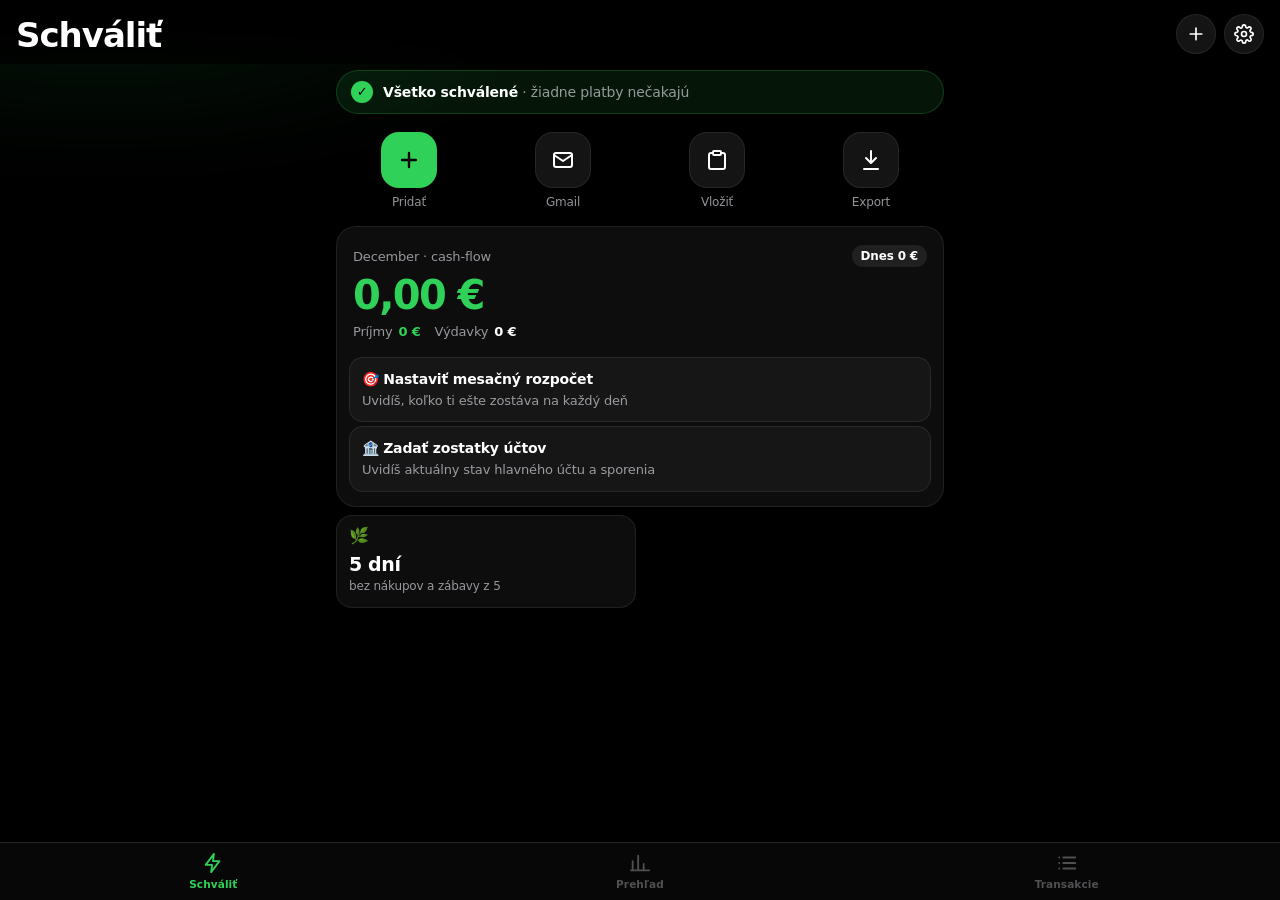
<file: index.html>
<!doctype html>
<html lang="sk">
<head>
  <meta charset="utf-8">
  <meta name="viewport" content="width=device-width, initial-scale=1, viewport-fit=cover">
  <meta name="theme-color" content="#000000">
  <meta name="color-scheme" content="dark">
  <meta name="apple-mobile-web-app-capable" content="yes">
  <meta name="mobile-web-app-capable" content="yes">
  <meta name="apple-mobile-web-app-status-bar-style" content="black-translucent">
  <meta name="apple-mobile-web-app-title" content="Financie">
  <meta name="format-detection" content="telephone=no">
  <title>Financie</title>
  <link rel="manifest" href="manifest.json">
  <link rel="icon" href="icons/icon.svg" type="image/svg+xml">
  <link rel="apple-touch-icon" href="icons/apple-touch-icon.png">
  <link rel="stylesheet" href="css/app.css">
</head>
<body class="is-launching">
  <!-- Úvodná animácia: len pri otvorení appky (riadi ju skript nižšie, štýly v css/app.css → Splash) -->
  <div id="splash" class="splash" aria-hidden="true">
    <div class="splash__stage">
      <div class="splash__mark">
        <svg viewBox="80 38 352 392" width="56" height="62">
          <defs>
            <linearGradient id="splash-g" x1="0" y1="0" x2="1" y2="1">
              <stop offset="0" stop-color="#3ae374"/><stop offset="1" stop-color="#1a9e48"/>
            </linearGradient>
          </defs>
          <rect class="splash__bar splash__bar--1" x="96" y="300" width="64" height="116" rx="16" fill="#3a3a3c"/>
          <rect class="splash__bar splash__bar--2" x="192" y="232" width="64" height="184" rx="16" fill="#636366"/>
          <rect class="splash__bar splash__bar--3" x="288" y="168" width="64" height="248" rx="16" fill="url(#splash-g)"/>
          <g class="splash__arrow" fill="none" stroke="#30d158" stroke-width="28" stroke-linecap="round" stroke-linejoin="round">
            <path d="M300 118 352 66l52 52"/><path d="M352 70v120"/>
          </g>
        </svg>
      </div>
      <div class="splash__name">Financie</div>
      <div class="splash__glow"></div>
    </div>
  </div>
  <script>
    (function () {
      var el = document.getElementById('splash'), body = document.body, gone = false;
      function done() {
        if (gone) return;
        gone = true;
        body.classList.remove('is-launching', 'is-revealing');
        if (el && el.parentNode) el.parentNode.removeChild(el);
      }
      var seen = false;
      try { seen = sessionStorage.getItem('financie.splash') === '1'; sessionStorage.setItem('financie.splash', '1'); } catch (e) {}
      // Znovunačítanie v tej istej relácii alebo odkaz zo Skratiek → rovno dashboard
      if (seen || /[?&](add|import)=/.test(location.search)) { done(); return; }

      var reduce = window.matchMedia && matchMedia('(prefers-reduced-motion: reduce)').matches;
      // Odchod začne hneď, ako dobehne posledný pohyb (bez mŕtvej pauzy)
      var minHold = reduce ? 400 : 780, start = Date.now(), left = false;
      function leave() {
        if (left) return;
        left = true;
        el.classList.add('is-leaving');
        body.classList.add('is-revealing');
        body.classList.remove('is-launching');
        setTimeout(done, reduce ? 300 : 520);
      }
      // Dashboard je vykreslený po DOMContentLoaded (moduly už dobehli). Nečakáme na 'load',
      // ten by čakal aj na požiadavky do Gmailu a úvodná obrazovka by zbytočne stála.
      function whenReady() { setTimeout(leave, Math.max(0, minHold - (Date.now() - start))); }
      if (document.readyState !== 'loading') whenReady();
      else document.addEventListener('DOMContentLoaded', whenReady);
      setTimeout(done, 5000); // poistka
    })();
  </script>
  <noscript><style>.splash { display: none; } body.is-launching .topbar, body.is-launching .views, body.is-launching .tabbar { opacity: 1; transform: none; }</style></noscript>

  <div class="ambient" aria-hidden="true"></div>

  <header class="topbar">
    <h1 id="title" class="topbar__title">Schváliť</h1>
    <div class="topbar__actions">
      <button class="icon-btn" id="btn-add" aria-label="Pridať platbu">
        <svg viewBox="0 0 24 24"><path d="M12 5v14M5 12h14"/></svg>
      </button>
      <button class="icon-btn" id="btn-settings" aria-label="Nastavenia">
        <svg viewBox="0 0 24 24"><circle cx="12" cy="12" r="3"/><path d="M19.4 15a1.7 1.7 0 0 0 .3 1.8l.1.1a2 2 0 1 1-2.8 2.8l-.1-.1a1.7 1.7 0 0 0-1.8-.3 1.7 1.7 0 0 0-1 1.5V21a2 2 0 1 1-4 0v-.1a1.7 1.7 0 0 0-1.1-1.5 1.7 1.7 0 0 0-1.8.3l-.1.1a2 2 0 1 1-2.8-2.8l.1-.1a1.7 1.7 0 0 0 .3-1.8 1.7 1.7 0 0 0-1.5-1H3a2 2 0 1 1 0-4h.1a1.7 1.7 0 0 0 1.5-1.1 1.7 1.7 0 0 0-.3-1.8l-.1-.1a2 2 0 1 1 2.8-2.8l.1.1a1.7 1.7 0 0 0 1.8.3H9a1.7 1.7 0 0 0 1-1.5V3a2 2 0 1 1 4 0v.1a1.7 1.7 0 0 0 1 1.5 1.7 1.7 0 0 0 1.8-.3l.1-.1a2 2 0 1 1 2.8 2.8l-.1.1a1.7 1.7 0 0 0-.3 1.8V9a1.7 1.7 0 0 0 1.5 1H21a2 2 0 1 1 0 4h-.1a1.7 1.7 0 0 0-1.5 1z"/></svg>
      </button>
    </div>
  </header>

  <main class="views">
    <section id="view-inbox" class="view" aria-label="Schváliť a vyriešiť"></section>
    <section id="view-overview" class="view" aria-label="Prehľad a analýza" hidden></section>
    <section id="view-tx" class="view" aria-label="Transakcie" hidden>
      <div class="search">
        <svg viewBox="0 0 24 24" aria-hidden="true"><circle cx="11" cy="11" r="7"/><path d="m20 20-3.5-3.5"/></svg>
        <input id="tx-search" type="search" placeholder="lidl, šport, >50, september…" autocomplete="off" enterkeyhint="search">
      </div>
      <div class="chips chips--scroll" id="tx-filters" role="tablist"></div>
      <div id="tx-list"></div>
    </section>
  </main>

  <nav class="tabbar" role="tablist">
    <button class="tab is-active" data-tab="inbox" role="tab" aria-selected="true">
      <span class="tab__icon">
        <svg viewBox="0 0 24 24"><path d="M13 2 4 14h7l-1 8 9-12h-7z"/></svg>
        <span class="badge" id="inbox-badge" hidden></span>
      </span>
      <span class="tab__label">Schváliť</span>
    </button>
    <button class="tab" data-tab="overview" role="tab" aria-selected="false">
      <span class="tab__icon"><svg viewBox="0 0 24 24"><path d="M4 20V10M10 20V4M16 20v-7M22 20H2"/></svg></span>
      <span class="tab__label">Prehľad</span>
    </button>
    <button class="tab" data-tab="tx" role="tab" aria-selected="false">
      <span class="tab__icon"><svg viewBox="0 0 24 24"><path d="M8 6h13M8 12h13M8 18h13M3.5 6h.01M3.5 12h.01M3.5 18h.01"/></svg></span>
      <span class="tab__label">Transakcie</span>
    </button>
  </nav>

  <div id="sheet-root"></div>
  <div id="toast" class="toast" role="status" aria-live="polite"></div>
  <input type="file" id="file-input" accept=".eml,.pdf,.txt,.json,message/rfc822,application/pdf,text/plain,application/json" multiple hidden>
  <input type="file" id="backup-input" accept=".json,application/json" hidden>

  <noscript><p style="padding:24px">Aplikácia potrebuje JavaScript.</p></noscript>
  <script type="module" src="js/ui.js"></script>
</body>
</html>
</file>
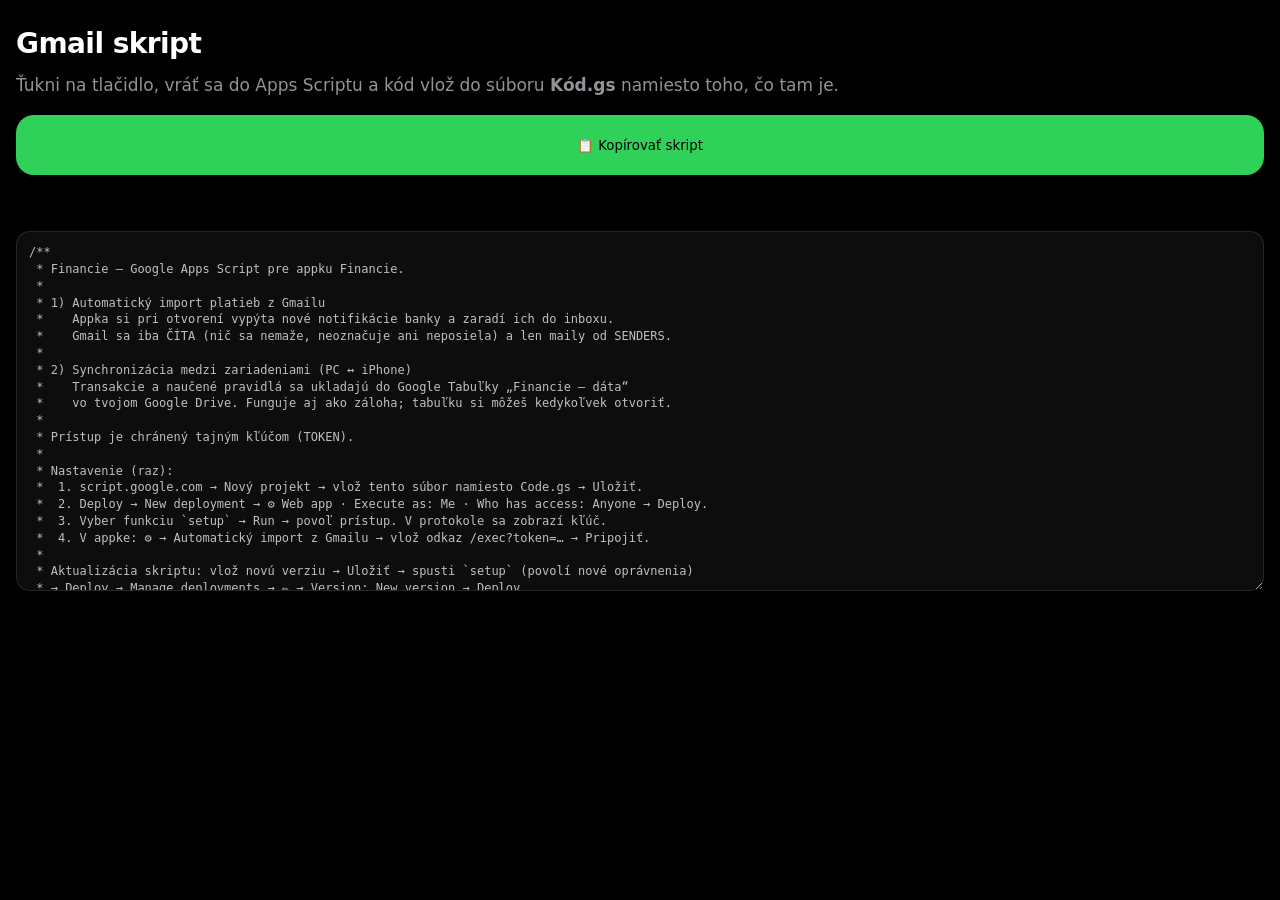
<file: apps-script/index.html>
<!doctype html>
<html lang="sk">
<head>
<meta charset="utf-8">
<meta name="viewport" content="width=device-width, initial-scale=1, viewport-fit=cover">
<meta name="color-scheme" content="dark">
<title>Financie · Gmail skript</title>
<style>
  :root { color-scheme: dark; }
  body { margin: 0; background: #000; color: #fff; font: 17px/1.45 -apple-system, system-ui, sans-serif;
         padding: max(24px, env(safe-area-inset-top)) max(16px, env(safe-area-inset-right)) 32px max(16px, env(safe-area-inset-left)); }
  h1 { font-size: 28px; margin: 0 0 8px; letter-spacing: -0.02em; }
  p { color: rgba(235,235,245,.62); margin: 0 0 18px; }
  button { width: 100%; min-height: 60px; border: 0; border-radius: 18px; font: 600 18px/1 inherit; font-family: inherit;
           background: #30d158; color: #000; }
  button:active { transform: scale(.98); }
  button:disabled { opacity: .4; }
  #status { text-align: center; margin-top: 14px; min-height: 24px; color: #30d158; font-weight: 600; }
  textarea { width: 100%; box-sizing: border-box; height: 40vh; margin-top: 18px; border-radius: 14px; border: 1px solid rgba(255,255,255,.1);
             background: rgba(255,255,255,.05); color: rgba(235,235,245,.8); font: 12px/1.4 ui-monospace, Menlo, monospace; padding: 12px; }
</style>
</head>
<body>
  <h1>Gmail skript</h1>
  <p>Ťukni na tlačidlo, vráť sa do Apps Scriptu a kód vlož do súboru <b>Kód.gs</b> namiesto toho, čo tam je.</p>
  <button id="copy" disabled>Načítavam…</button>
  <div id="status"></div>
  <textarea id="code" readonly></textarea>
<script>
  const btn = document.getElementById('copy'), area = document.getElementById('code'), status = document.getElementById('status');
  fetch('Code.gs', { cache: 'no-store' }).then(r => r.text()).then(t => {
    area.value = t; btn.disabled = false; btn.textContent = '📋 Kopírovať skript';
  }).catch(() => { btn.textContent = 'Nepodarilo sa načítať'; });
  btn.addEventListener('click', async () => {
    try { await navigator.clipboard.writeText(area.value); }
    catch { area.focus(); area.select(); document.execCommand('copy'); }
    status.textContent = '✓ Skopírované — teraz ho vlož v Apps Scripte';
  });
</script>
</body>
</html>
</file>
<file: css/app.css>
/* =========================================================================
   Financie — iOS OLED Dark. Vanilla CSS, žiadne závislosti.
   ========================================================================= */

:root {
  color-scheme: dark;
  --bg: #000;
  --glass: rgba(255, 255, 255, 0.05);
  --glass-strong: rgba(255, 255, 255, 0.08);
  --glass-press: rgba(255, 255, 255, 0.12);
  --hairline: rgba(255, 255, 255, 0.08);
  --text: #fff;
  --text-2: rgba(235, 235, 245, 0.62);
  --text-3: rgba(235, 235, 245, 0.32);
  --green: #30d158;
  --red: #ff453a;
  --orange: #ff9f0a;
  --blue: #0a84ff;
  --r-sm: 12px;
  --r: 16px;
  --r-lg: 20px;
  --r-xl: 28px;
  --blur: saturate(180%) blur(24px);
  --ease: cubic-bezier(0.32, 0.72, 0, 1);       /* iOS sheet křivka */
  --spring: cubic-bezier(0.34, 1.36, 0.64, 1);
  --safe-t: env(safe-area-inset-top, 0px);
  --safe-b: env(safe-area-inset-bottom, 0px);
  --tabbar-h: calc(58px + var(--safe-b));
  --font: -apple-system, BlinkMacSystemFont, "SF Pro Text", "SF Pro Display", system-ui, "Segoe UI", Roboto, sans-serif;
}

/* ---------- Reset ---------- */
*, *::before, *::after { box-sizing: border-box; margin: 0; padding: 0; }
html { -webkit-text-size-adjust: 100%; text-size-adjust: 100%; height: 100%; }
body {
  min-height: 100%;
  background: var(--bg);
  color: var(--text);
  font: 400 17px/1.35 var(--font);
  letter-spacing: -0.01em;
  -webkit-font-smoothing: antialiased;
  -webkit-tap-highlight-color: transparent;
  overscroll-behavior-y: none;
  overflow-x: hidden;
}
button, input, select, textarea { font: inherit; color: inherit; letter-spacing: inherit; }
button { background: none; border: 0; cursor: pointer; touch-action: manipulation; -webkit-user-select: none; user-select: none; }
input, textarea, select { -webkit-appearance: none; appearance: none; border: 0; outline: 0; background: none; }
svg { display: block; }
[hidden] { display: none !important; }
:focus-visible { outline: 2px solid var(--blue); outline-offset: 2px; }

.ambient {
  position: fixed; inset: -20% -20% auto; height: 60vh; z-index: -1; pointer-events: none;
  background:
    radial-gradient(40% 50% at 20% 30%, rgba(48, 209, 88, 0.10), transparent 70%),
    radial-gradient(40% 50% at 85% 10%, rgba(10, 132, 255, 0.10), transparent 70%);
  filter: blur(20px);
}

/* ---------- Top bar ---------- */
.topbar {
  position: sticky; top: 0; z-index: 20;
  display: flex; align-items: flex-end; justify-content: space-between; gap: 12px;
  padding: calc(var(--safe-t) + 14px) 16px 10px;
  background: linear-gradient(#000 40%, rgba(0, 0, 0, 0.72));
  -webkit-backdrop-filter: var(--blur); backdrop-filter: var(--blur);
}
.topbar__title { font-size: 34px; font-weight: 700; letter-spacing: -0.03em; line-height: 1.1; }
.topbar__actions { display: flex; gap: 8px; }
.icon-btn {
  width: 40px; height: 40px; border-radius: 50%;
  display: grid; place-items: center;
  background: var(--glass-strong); border: 1px solid var(--hairline);
  transition: transform .15s, background .15s;
}
.icon-btn:active { transform: scale(.9); background: var(--glass-press); }
.icon-btn svg, .tab svg, .search svg { width: 22px; height: 22px; fill: none; stroke: currentColor; stroke-width: 2; stroke-linecap: round; stroke-linejoin: round; }
.icon-btn svg { width: 20px; height: 20px; }

/* ---------- Views ---------- */
.views { padding: 4px 16px calc(var(--tabbar-h) + 24px); max-width: 640px; margin: 0 auto; }
.view { animation: viewIn .28s var(--ease); }
@keyframes viewIn { from { opacity: 0; transform: translateY(6px); } }

.section-title { font-size: 13px; font-weight: 600; text-transform: uppercase; letter-spacing: .04em; color: var(--text-2); margin: 26px 4px 10px; }
.muted { color: var(--text-2); }
.small { font-size: 13px; }
.num { font-variant-numeric: tabular-nums; }
.pos { color: var(--green); }
.neg { color: var(--text); }

/* ---------- Glass ---------- */
.glass {
  background: var(--glass);
  border: 1px solid var(--hairline);
  border-radius: var(--r-lg);
  -webkit-backdrop-filter: var(--blur); backdrop-filter: var(--blur);
}

/* ---------- Buttons ---------- */
.btn {
  display: flex; align-items: center; justify-content: center; gap: 8px;
  min-height: 52px; padding: 0 18px; border-radius: var(--r);
  font-weight: 600; font-size: 17px;
  background: var(--glass-strong); border: 1px solid var(--hairline);
  transition: transform .15s var(--ease), background .15s, opacity .15s;
}
.btn:active { transform: scale(.97); background: var(--glass-press); }
.btn--primary { background: var(--green); color: #000; border-color: transparent; }
.btn--primary:active { background: #28b84c; }
.btn--blue { background: var(--blue); color: #fff; border-color: transparent; }
.btn--danger { color: var(--red); }
.btn--ghost { background: none; border-color: transparent; color: var(--blue); min-height: 44px; }
.btn--block { width: 100%; }
.btn--sm { min-height: 40px; font-size: 15px; padding: 0 14px; border-radius: var(--r-sm); }
.btn:disabled { opacity: .4; }
.row { display: flex; gap: 10px; }
.row > * { flex: 1; }

/* ---------- Inbox ---------- */
.inbox-head { display: flex; align-items: center; justify-content: space-between; gap: 12px; margin: 4px 4px 14px; }
.inbox-head__count { font-size: 15px; color: var(--text-2); }
.inbox-head__count b { color: var(--text); font-weight: 600; }

.stack { position: relative; }
.stack__ghost {
  position: absolute; left: 0; right: 0; top: 0; height: 100%;
  border-radius: var(--r-xl); background: var(--glass); border: 1px solid var(--hairline);
  transform-origin: 50% 0; pointer-events: none;
}
.stack__ghost--1 { transform: translateY(12px) scale(.95); opacity: .6; }
.stack__ghost--2 { transform: translateY(24px) scale(.9); opacity: .3; }

.card {
  position: relative; z-index: 2;
  padding: 22px 18px 18px; border-radius: var(--r-xl);
  background: rgba(22, 22, 24, 0.86);
  border: 1px solid rgba(255, 255, 255, 0.1);
  -webkit-backdrop-filter: var(--blur); backdrop-filter: var(--blur);
  box-shadow: 0 20px 50px rgba(0, 0, 0, .6);
  touch-action: pan-y;
  will-change: transform;
}
.card.is-dragging { transition: none; }
.card.is-returning { transition: transform .4s var(--spring); }
.card--fly { position: fixed; z-index: 50; margin: 0; pointer-events: none; transition: transform .42s var(--ease), opacity .42s var(--ease); }

.card__meta { display: flex; justify-content: space-between; align-items: center; font-size: 13px; color: var(--text-2); }
.card__source { padding: 3px 8px; border-radius: 999px; background: var(--glass-strong); font-weight: 600; font-size: 11px; text-transform: uppercase; letter-spacing: .05em; }
.card__amount { font-size: 46px; font-weight: 700; letter-spacing: -0.04em; margin: 14px 0 2px; line-height: 1.05; }
.card__merchant { font-size: 20px; font-weight: 600; word-break: break-word; }
.card__note { font-size: 14px; color: var(--text-2); margin-top: 4px; word-break: break-word; }
.card__hint { display: flex; align-items: center; gap: 6px; margin: 18px 0 10px; font-size: 13px; color: var(--text-2); }
.card__hint .dot { width: 6px; height: 6px; border-radius: 50%; background: var(--text-3); }
.card__hint .dot--rule { background: var(--green); }
.card__hint .dot--keyword { background: var(--orange); }
.btn--approve { min-height: 60px; font-size: 18px; border-radius: 18px; width: 100%; }
.btn--approve .emoji { font-size: 22px; }

.swipe-label {
  position: absolute; top: 22px; z-index: 3; padding: 6px 12px; border-radius: 10px;
  font-weight: 700; font-size: 15px; opacity: 0; pointer-events: none; border: 2px solid;
}
.swipe-label--yes { left: 18px; color: var(--green); transform: rotate(-8deg); }
.swipe-label--no { right: 18px; color: var(--orange); transform: rotate(8deg); }

.card__footer { display: flex; justify-content: space-between; margin-top: 10px; }
.card__footer .btn { min-height: 40px; font-size: 15px; font-weight: 500; color: var(--text-2); background: none; border: 0; padding: 0 6px; }

/* Kategórie: 4×2 mriežka, 1 tap = schválenie */
.cat-grid { display: grid; grid-template-columns: repeat(5, 1fr); gap: 6px; margin-top: 12px; }
.cat-btn {
  display: flex; flex-direction: column; align-items: center; justify-content: center; gap: 4px;
  min-height: 64px; padding: 8px 1px; border-radius: 14px;
  background: var(--glass); border: 1px solid var(--hairline);
  font-size: 10.5px; letter-spacing: -0.02em; font-weight: 500; color: var(--text-2); line-height: 1.15; text-align: center;
  transition: transform .15s var(--ease), background .15s, border-color .15s;
}
.cat-btn .emoji { font-size: 22px; line-height: 1; }
.cat-btn:active { transform: scale(.93); background: var(--glass-press); }
.cat-btn.is-selected { border-color: var(--c, var(--green)); background: color-mix(in srgb, var(--c, var(--green)) 18%, transparent); color: var(--text); }

.empty { text-align: center; padding: 56px 20px 24px; }
.empty__icon {
  width: 88px; height: 88px; margin: 0 auto 18px; border-radius: 50%;
  display: grid; place-items: center; font-size: 40px;
  background: rgba(48, 209, 88, .12); color: var(--green);
  animation: pop .5s var(--spring);
}
@keyframes pop { from { transform: scale(.6); opacity: 0; } }
.empty h2 { font-size: 22px; font-weight: 700; margin-bottom: 6px; }
.empty p { color: var(--text-2); font-size: 15px; margin-bottom: 22px; }
.empty .row { max-width: 360px; margin: 0 auto; }

.queue { margin-top: 30px; }
.queue-item { display: flex; align-items: center; gap: 12px; padding: 12px 14px; }
.queue-item + .queue-item { border-top: 1px solid var(--hairline); }

/* ---------- Lists ---------- */
.list { overflow: hidden; padding: 0; }
.list-row {
  display: flex; align-items: center; gap: 12px; width: 100%;
  padding: 12px 14px; text-align: left; min-height: 60px;
  transition: background .15s;
}
.list-row:active { background: var(--glass-strong); }
.list-row + .list-row { border-top: 1px solid var(--hairline); }
.list-row__icon {
  flex: none; width: 40px; height: 40px; border-radius: 12px; display: grid; place-items: center; font-size: 20px;
  background: color-mix(in srgb, var(--c, #8e8e93) 20%, transparent);
}
.list-row__main { flex: 1; min-width: 0; }
.list-row__title, .list-row__sub { display: block; }
.list-row__title { font-weight: 500; white-space: nowrap; overflow: hidden; text-overflow: ellipsis; }
.list-row__sub { font-size: 13px; color: var(--text-2); white-space: nowrap; overflow: hidden; text-overflow: ellipsis; }
.list-row__end { text-align: right; font-weight: 600; font-variant-numeric: tabular-nums; white-space: nowrap; }
.pill { display: inline-block; padding: 1px 7px; border-radius: 999px; font-size: 11px; font-weight: 600; background: rgba(255, 159, 10, .18); color: var(--orange); vertical-align: 1px; }
.day-head { display: flex; justify-content: space-between; margin: 22px 6px 8px; font-size: 13px; font-weight: 600; color: var(--text-2); }
.day-head:first-child { margin-top: 8px; }

/* ---------- Search & chips ---------- */
.search {
  position: sticky; top: calc(var(--safe-t) + 64px); z-index: 10;
  display: flex; align-items: center; gap: 8px; padding: 0 12px; height: 44px; border-radius: var(--r-sm);
  background: rgba(118, 118, 128, .24); color: var(--text-2);
  -webkit-backdrop-filter: var(--blur); backdrop-filter: var(--blur);
}
.search svg { width: 18px; height: 18px; flex: none; }
.search input { flex: 1; height: 100%; font-size: 17px; color: var(--text); min-width: 0; }
.search input::placeholder { color: var(--text-3); }
.chips { display: flex; gap: 8px; margin: 12px 0 4px; }
.chips--scroll { overflow-x: auto; scrollbar-width: none; margin-left: -16px; margin-right: -16px; padding: 0 16px; }
.chips--scroll::-webkit-scrollbar { display: none; }
.chip {
  flex: none; height: 34px; padding: 0 14px; border-radius: 999px; font-size: 15px; font-weight: 500;
  background: var(--glass-strong); border: 1px solid var(--hairline); color: var(--text-2);
  transition: background .15s, color .15s;
}
.chip.is-active { background: var(--text); color: #000; border-color: transparent; }

/* ---------- Overview ---------- */
.month-nav { display: flex; align-items: center; justify-content: space-between; margin: 0 0 14px; }
.month-nav__label { font-size: 17px; font-weight: 600; text-transform: capitalize; }
.month-nav .icon-btn svg { width: 18px; height: 18px; }

.hero { padding: 20px 18px; }
.hero__label { font-size: 13px; color: var(--text-2); font-weight: 500; }
.hero__value { font-size: 44px; font-weight: 700; letter-spacing: -0.04em; margin: 2px 0 4px; line-height: 1.1; }
.hero__sub { font-size: 14px; color: var(--text-2); }

.tiles { display: grid; grid-template-columns: repeat(3, 1fr); gap: 8px; margin-top: 8px; }
.tile { padding: 14px 12px; min-width: 0; }
.tile__label { font-size: 12px; color: var(--text-2); font-weight: 500; display: flex; align-items: center; gap: 5px; }
.tile__value { font-size: 18px; font-weight: 700; letter-spacing: -0.02em; margin-top: 4px; white-space: nowrap; overflow: hidden; text-overflow: ellipsis; }
.swatch { width: 8px; height: 8px; border-radius: 2px; flex: none; background: var(--c); }

.alert { display: flex; align-items: center; gap: 12px; padding: 14px; margin-top: 8px; width: 100%; text-align: left; border-color: rgba(255, 159, 10, .3); }
.alert__icon { font-size: 20px; }

.panel { padding: 16px; }
.stackbar { display: flex; gap: 2px; height: 14px; border-radius: 4px; overflow: hidden; background: rgba(255, 255, 255, .06); }
.stackbar__seg { height: 100%; background: var(--c); min-width: 3px; border: 0; padding: 0; transition: opacity .15s; }
.stackbar__seg:first-child { border-radius: 4px 0 0 4px; }
.stackbar__seg:last-child { border-radius: 0 4px 4px 0; }
.legend { display: flex; flex-wrap: wrap; gap: 6px 14px; margin-top: 12px; font-size: 13px; color: var(--text-2); }
.legend span { display: inline-flex; align-items: center; gap: 6px; }
.legend b { color: var(--text); font-weight: 600; }

.cat-row { display: grid; grid-template-columns: 34px 1fr auto; gap: 4px 12px; align-items: center; padding: 10px 0; }
.cat-row + .cat-row { border-top: 1px solid var(--hairline); }
.cat-row__icon { font-size: 22px; grid-row: span 2; text-align: center; }
.cat-row__name { font-weight: 500; font-size: 15px; }
.cat-row__val { font-weight: 600; font-size: 15px; font-variant-numeric: tabular-nums; text-align: right; }
.cat-row__bar { grid-column: 2 / 4; height: 6px; border-radius: 3px; background: rgba(255, 255, 255, .06); overflow: hidden; }
.cat-row__bar i { display: block; height: 100%; border-radius: 3px; background: var(--c); transform-origin: left; animation: grow .6s var(--ease); }
@keyframes grow { from { transform: scaleX(0); } }

.trend { position: relative; }
.trend svg { width: 100%; height: auto; overflow: visible; }
.trend .grid-line { stroke: rgba(255, 255, 255, .08); stroke-width: 1; }
.trend .axis-label { fill: var(--text-3); font-size: 11px; }
.trend .axis-label--active { fill: var(--text); font-weight: 600; }
.trend .bar-in { fill: var(--green); }
.trend .bar-out { fill: rgba(235, 235, 245, .55); }
.trend .hit { fill: transparent; cursor: pointer; }
.trend .col.is-dim { opacity: .45; }
.tooltip {
  position: absolute; pointer-events: none; z-index: 5; min-width: 150px;
  padding: 10px 12px; border-radius: 12px; font-size: 13px;
  background: rgba(44, 44, 46, .96); border: 1px solid var(--hairline); box-shadow: 0 10px 30px rgba(0, 0, 0, .5);
  transform: translate(-50%, -100%); white-space: nowrap;
}
.tooltip b { display: block; margin-bottom: 4px; font-size: 13px; }
.tooltip div { display: flex; justify-content: space-between; gap: 14px; color: var(--text-2); }
.tooltip div span:last-child { color: var(--text); font-variant-numeric: tabular-nums; }

/* ---------- Jednorazové výdavky ---------- */
.oneoff-split { display: flex; justify-content: space-between; gap: 12px; flex-wrap: wrap; padding: 12px 14px; margin-top: 8px; font-size: 14px; }
.oneoff-split b { margin-left: 4px; }
.switch-row {
  display: flex; align-items: center; justify-content: space-between; gap: 14px; width: 100%;
  min-height: 56px; padding: 10px 14px; margin: 4px 0 12px; border-radius: var(--r-sm);
  background: rgba(118, 118, 128, .2); text-align: left;
}
.switch-row__text { display: flex; flex-direction: column; font-size: 16px; }
.switch-row__sub { font-size: 12px; color: var(--text-2); margin-top: 2px; }
.switch {
  position: relative; flex: none; width: 51px; height: 31px; border-radius: 16px;
  background: rgba(120, 120, 128, .32); transition: background .25s var(--ease);
}
.switch::after {
  content: ""; position: absolute; top: 2px; left: 2px; width: 27px; height: 27px; border-radius: 50%;
  background: #fff; box-shadow: 0 3px 8px rgba(0, 0, 0, .25); transition: transform .25s var(--ease);
}
.switch-row[aria-checked="true"] .switch,
[role="switch"][aria-checked="true"] .switch { background: var(--green); }
.switch-row[aria-checked="true"] .switch::after,
[role="switch"][aria-checked="true"] .switch::after { transform: translateX(20px); }

/* ---------- Schváliť: stav, rýchle akcie, mini-dashboard ---------- */
.all-clear {
  display: flex; align-items: center; gap: 10px; margin: 2px 0 14px; padding: 10px 14px;
  border-radius: 999px; background: rgba(48, 209, 88, .1); border: 1px solid rgba(48, 209, 88, .22);
  font-size: 14px; animation: viewIn .4s var(--ease);
}
.all-clear b { font-weight: 600; }
.all-clear__check {
  flex: none; width: 22px; height: 22px; border-radius: 50%; display: grid; place-items: center;
  background: var(--green); color: #000; font-size: 13px; font-weight: 800;
}

.quick-actions { display: grid; grid-template-columns: repeat(4, 1fr); gap: 8px; margin: 0 0 12px; }
.qa { display: flex; flex-direction: column; align-items: center; gap: 6px; padding: 4px 0; }
.qa__icon {
  width: 56px; height: 56px; border-radius: 18px; display: grid; place-items: center;
  background: var(--glass-strong); border: 1px solid var(--hairline);
  transition: transform .15s var(--ease), background .15s;
}
.qa__icon svg { width: 24px; height: 24px; fill: none; stroke: var(--text); stroke-width: 2; stroke-linecap: round; stroke-linejoin: round; }
.qa:first-child .qa__icon { background: var(--green); border-color: transparent; }
.qa:first-child .qa__icon svg { stroke: #000; stroke-width: 2.4; }
.qa:active .qa__icon { transform: scale(.9); background: var(--glass-press); }
.qa:first-child:active .qa__icon { background: #28b84c; }
.qa__label { font-size: 12px; font-weight: 500; color: var(--text-2); }

.dash { padding: 4px 4px 14px; overflow: hidden; animation: viewIn .35s var(--ease); }
.dash-hero { display: block; width: 100%; text-align: left; padding: 14px 12px 12px; border-radius: 16px; }
.dash-hero:active { background: var(--glass); }
.dash-hero__top { display: flex; justify-content: space-between; align-items: center; gap: 10px; font-size: 13px; font-weight: 500; }
.dash-today { padding: 3px 9px; border-radius: 999px; background: var(--glass-strong); font-size: 12px; font-weight: 600; font-variant-numeric: tabular-nums; }
.dash-hero__value { display: block; font-size: 40px; font-weight: 700; letter-spacing: -0.04em; line-height: 1.1; margin: 6px 0 6px; }
.dash-hero__sub { display: flex; flex-wrap: wrap; gap: 4px 14px; font-size: 13px; color: var(--text-2); }
.dash-hero__sub b { color: var(--text); font-weight: 600; margin-left: 2px; }
.dash-hero__sub b.pos { color: var(--green); }

.dash-budget {
  display: flex; flex-direction: column; gap: 8px; width: calc(100% - 16px); margin: 4px 8px 0; padding: 12px;
  border-radius: 14px; background: rgba(255, 255, 255, .04); border: 1px solid var(--hairline); text-align: left; font-size: 14px;
}
.dash-budget:active { background: var(--glass-strong); }
.dash-budget--empty { gap: 3px; }
.dash-budget__row { display: flex; justify-content: space-between; gap: 10px; }
.dash-budget__hint { font-size: 13px; color: var(--text-2); }
.dash-budget__hint b { color: var(--text); font-weight: 600; }
.meter { position: relative; display: block; height: 8px; border-radius: 4px; background: rgba(255, 255, 255, .08); }
.meter i { position: absolute; inset: 0 auto 0 0; border-radius: 4px; background: var(--green); transform-origin: left; animation: grow .7s var(--ease); }
.dash-budget--warn .meter i { background: var(--orange); }
.dash-budget--over .meter i { background: var(--red); }
.meter__pace { position: absolute; top: -3px; width: 2px; height: 14px; margin-left: -1px; border-radius: 1px; background: var(--text); opacity: .7; }

.dash-stack { margin: 14px 12px 0; height: 8px; }
.dash-legend { display: flex; flex-wrap: wrap; gap: 6px 14px; margin: 10px 12px 0; font-size: 12px; color: var(--text-2); }
.dash-legend span { display: inline-flex; align-items: center; gap: 5px; }
.dash-legend b { color: var(--text); font-weight: 600; }

.facts { display: grid; grid-template-columns: 1fr 1fr; gap: 8px; margin-top: 8px; }
.fact { display: flex; flex-direction: column; gap: 2px; padding: 12px; min-width: 0; border-radius: var(--r); animation: viewIn .45s var(--ease) both; }
.fact:nth-child(2) { animation-delay: .04s; } .fact:nth-child(3) { animation-delay: .08s; } .fact:nth-child(4) { animation-delay: .12s; }
.fact__icon { font-size: 16px; line-height: 1; opacity: .9; }
.fact__value { font-size: 19px; font-weight: 700; letter-spacing: -0.02em; margin-top: 6px; }
.fact__label { font-size: 12px; color: var(--text-2); line-height: 1.3; overflow: hidden; display: -webkit-box; -webkit-line-clamp: 2; -webkit-box-orient: vertical; }

.dash-accounts { gap: 10px; }
.acc-grid { display: grid; grid-template-columns: repeat(auto-fit, minmax(120px, 1fr)); gap: 10px 14px; }
.acc-tile { display: flex; flex-direction: column; gap: 2px; font-size: 12px; min-width: 0; }
.acc-tile b { font-size: 17px; font-weight: 700; letter-spacing: -0.02em; color: var(--text); white-space: nowrap; }
.acc-tile b.neg-red { color: var(--red); }

/* ---------- Vyhľadávanie: rozpoznaný filter ---------- */
.query-chips { display: flex; flex-wrap: wrap; gap: 6px; margin: 10px 2px 0; }
.query-chip { padding: 4px 10px; border-radius: 999px; font-size: 13px; font-weight: 500; background: rgba(10, 132, 255, .16); color: #9ecbff; }

/* ---------- Tab bar ---------- */
.tabbar {
  position: fixed; left: 0; right: 0; bottom: 0; z-index: 30;
  display: grid; grid-template-columns: repeat(3, 1fr);
  height: var(--tabbar-h); padding-bottom: var(--safe-b);
  background: rgba(10, 10, 10, .72);
  border-top: 0.5px solid rgba(255, 255, 255, .12);
  -webkit-backdrop-filter: var(--blur); backdrop-filter: var(--blur);
}
.tab { display: flex; flex-direction: column; align-items: center; justify-content: center; gap: 3px; color: var(--text-3); transition: color .2s; }
.tab__icon { position: relative; }
.tab__label { font-size: 10.5px; font-weight: 600; letter-spacing: .01em; }
.tab.is-active { color: var(--text); }
.tab.is-active[data-tab="inbox"] { color: var(--green); }
.tab:active .tab__icon { transform: scale(.88); }
.tab__icon { transition: transform .15s; }
.badge {
  position: absolute; top: -5px; left: 14px; min-width: 18px; height: 18px; padding: 0 5px;
  border-radius: 9px; background: var(--red); color: #fff; font-size: 11px; font-weight: 700; line-height: 18px; text-align: center;
}

/* ---------- Bottom sheet ---------- */
.sheet-backdrop {
  position: fixed; inset: 0; z-index: 60; background: rgba(0, 0, 0, .55);
  opacity: 0; transition: opacity .35s var(--ease);
}
.sheet {
  position: fixed; left: 0; right: 0; bottom: 0; z-index: 61;
  max-height: calc(100dvh - var(--safe-t) - 24px); overflow-y: auto; overscroll-behavior: contain;
  max-width: 640px; margin: 0 auto;
  padding: 8px 16px calc(var(--safe-b) + 20px);
  border-radius: 24px 24px 0 0;
  background: rgba(28, 28, 30, .94);
  border-top: 1px solid rgba(255, 255, 255, .1);
  -webkit-backdrop-filter: var(--blur); backdrop-filter: var(--blur);
  transform: translateY(100%); transition: transform .42s var(--ease);
}
.sheet-open .sheet-backdrop { opacity: 1; }
.sheet-open .sheet { transform: translateY(0); }
.sheet__grab { width: 36px; height: 5px; border-radius: 3px; background: rgba(255, 255, 255, .25); margin: 0 auto 10px; }
.sheet__head { display: flex; align-items: center; justify-content: space-between; margin-bottom: 14px; }
.sheet__title { font-size: 20px; font-weight: 700; }
.sheet .section-title:first-of-type { margin-top: 8px; }

.field { display: block; margin-bottom: 10px; }
.field__label { display: block; font-size: 13px; color: var(--text-2); margin: 0 4px 6px; }
.input {
  width: 100%; min-height: 50px; padding: 12px 14px; border-radius: var(--r-sm);
  background: rgba(118, 118, 128, .2); font-size: 17px; color: var(--text);
}
.input::placeholder { color: var(--text-3); }
.input--amount { font-size: 34px; font-weight: 700; text-align: center; min-height: 72px; letter-spacing: -0.03em; }
textarea.input { min-height: 120px; resize: vertical; font-size: 15px; line-height: 1.4; }
input[type="date"].input { display: block; }

.segmented { display: grid; grid-template-columns: 1fr 1fr; padding: 3px; border-radius: 12px; background: rgba(118, 118, 128, .24); margin-bottom: 12px; }
.segmented--3 { grid-template-columns: repeat(3, 1fr); }
.segmented--4 { grid-template-columns: repeat(4, 1fr); }
.segmented button { min-height: 36px; border-radius: 9px; font-size: 15px; font-weight: 600; color: var(--text-2); transition: background .2s, color .2s; }
.segmented button.is-active { background: rgba(255, 255, 255, .16); color: var(--text); }

.guide { padding: 16px; font-size: 15px; line-height: 1.5; }
.guide ol { padding-left: 20px; }
.guide li { margin-bottom: 10px; }
.guide li::marker { color: var(--text-2); font-weight: 600; }
.guide code, .code {
  font: 13px/1.45 ui-monospace, "SF Mono", Menlo, monospace;
  background: rgba(255, 255, 255, .08); border-radius: 6px; padding: 1px 5px; word-break: break-all;
}
.code { display: block; padding: 10px 12px; margin: 8px 0; user-select: all; -webkit-user-select: all; }
.guide .note { margin-top: 12px; padding: 12px; border-radius: 12px; background: rgba(10, 132, 255, .12); font-size: 14px; color: var(--text-2); }
.guide .note b { color: var(--text); }

.settings-group { overflow: hidden; }
.settings-group .list-row__icon { font-size: 18px; }

/* ---------- Toast ---------- */
.toast {
  position: fixed; left: 50%; bottom: calc(var(--tabbar-h) + 14px); z-index: 80;
  display: flex; align-items: center; gap: 14px; max-width: calc(100% - 32px);
  padding: 12px 16px; border-radius: 16px; font-size: 15px; font-weight: 500;
  background: rgba(44, 44, 46, .95); border: 1px solid var(--hairline); box-shadow: 0 12px 30px rgba(0, 0, 0, .5);
  -webkit-backdrop-filter: var(--blur); backdrop-filter: var(--blur);
  transform: translate(-50%, 20px); opacity: 0; pointer-events: none;
  transition: transform .35s var(--spring), opacity .25s;
}
.toast.is-visible { transform: translate(-50%, 0); opacity: 1; pointer-events: auto; }
.toast__action { color: var(--blue); font-weight: 600; white-space: nowrap; padding: 4px 0; }

@media (prefers-reduced-motion: reduce) {
  *, *::before, *::after { animation-duration: .01ms !important; transition-duration: .01ms !important; }
}
@media (max-width: 360px) {
  .topbar__title { font-size: 30px; }
  .card__amount { font-size: 40px; }
  .tiles { grid-template-columns: 1fr 1fr; }
  .tiles .tile:last-child { grid-column: span 2; }
}

/* =========================================================================
   Splash — úvodná animácia pri otvorení appky
   Poradie: scéna → logo (opacity + scale + blur) → stĺpce grafu → šípka
            → názov (posun nahor) → žiara → prechod na dashboard.
   Animujú sa len opacity / transform / malý filter: blur → plynulé aj na iPhone.
   ========================================================================= */
.splash {
  position: fixed; inset: 0; z-index: 1000;
  display: grid; place-items: center;
  padding: var(--safe-t) 16px var(--safe-b);
  background: var(--bg);
  transition: opacity .42s cubic-bezier(.4, 0, .2, 1);
}
.splash__stage {
  position: relative;
  display: flex; flex-direction: column; align-items: center;
  margin-bottom: 6vh; /* opticky stred */
  animation: splashFade .3s cubic-bezier(.4, 0, .2, 1) both;
  transition: transform .5s var(--ease), filter .5s var(--ease);
}
.splash__mark {
  width: 96px; height: 96px; border-radius: 24px;
  display: grid; place-items: center;
  background: var(--glass);
  border: 1px solid var(--hairline);
  box-shadow: inset 0 1px 0 rgba(255, 255, 255, .06), 0 18px 40px rgba(0, 0, 0, .6);
  animation: splashMark .6s cubic-bezier(.16, 1, .3, 1) .04s both;
}
.splash__mark svg { overflow: visible; }
.splash__bar { transform-box: fill-box; transform-origin: 50% 100%; animation: splashBar .5s cubic-bezier(.16, 1, .3, 1) both; }
.splash__bar--1 { animation-delay: .14s; }
.splash__bar--2 { animation-delay: .19s; }
.splash__bar--3 { animation-delay: .24s; }
.splash__arrow { animation: splashArrow .42s cubic-bezier(.16, 1, .3, 1) .34s both; }
.splash__name {
  margin-top: 22px;
  font-size: 34px; font-weight: 700; letter-spacing: -0.03em; line-height: 1.1;
  color: var(--text);
  animation: splashName .55s cubic-bezier(.16, 1, .3, 1) .22s both;
}
.splash__glow {
  position: absolute; left: 50%; bottom: -34px; z-index: -1;
  width: 190px; height: 56px; margin-left: -95px;
  border-radius: 50%;
  background: radial-gradient(closest-side, rgba(48, 209, 88, .26), rgba(48, 209, 88, 0));
  filter: blur(14px);
  pointer-events: none;
  animation: splashGlow .7s cubic-bezier(.4, 0, .2, 1) .32s both;
}

@keyframes splashFade  { from { opacity: 0; } }
@keyframes splashMark  { from { opacity: 0; transform: scale(.82); filter: blur(10px); } }
@keyframes splashBar   { from { opacity: 0; transform: scaleY(.3); } }
@keyframes splashArrow { from { opacity: 0; transform: translateY(16px); } }
@keyframes splashName  { from { opacity: 0; transform: translateY(12px); filter: blur(6px); } }
@keyframes splashGlow  { from { opacity: 0; transform: scale(.6); } }

/* Odchod: splash sa rozplynie a mierne priblíži, dashboard sa zozadu zaostrí na miesto */
.splash.is-leaving { opacity: 0; pointer-events: none; }
.splash.is-leaving .splash__stage { transform: scale(1.06); filter: blur(8px); }

body.is-launching .topbar,
body.is-launching .views { opacity: 0; transform: scale(.975); }
body.is-launching .tabbar { opacity: 0; transform: translateY(10px); }
body.is-launching { overflow: hidden; }
body.is-revealing .topbar,
body.is-revealing .views,
body.is-revealing .tabbar { transition: opacity .42s var(--ease), transform .55s var(--ease); }
body.is-revealing .views { transform-origin: 50% 20%; }

/* Obmedziť pohyb: bez posunov, zväčšení a rozostrení — len krátke prelínanie */
@media (prefers-reduced-motion: reduce) {
  .splash__stage, .splash__mark, .splash__bar, .splash__arrow, .splash__name, .splash__glow { animation: none !important; }
  .splash.is-leaving .splash__stage { transform: none; filter: none; }
  #splash.is-leaving { transition: opacity .3s linear !important; }
  body.is-launching .topbar, body.is-launching .views, body.is-launching .tabbar { transform: none; }
}
</file>
